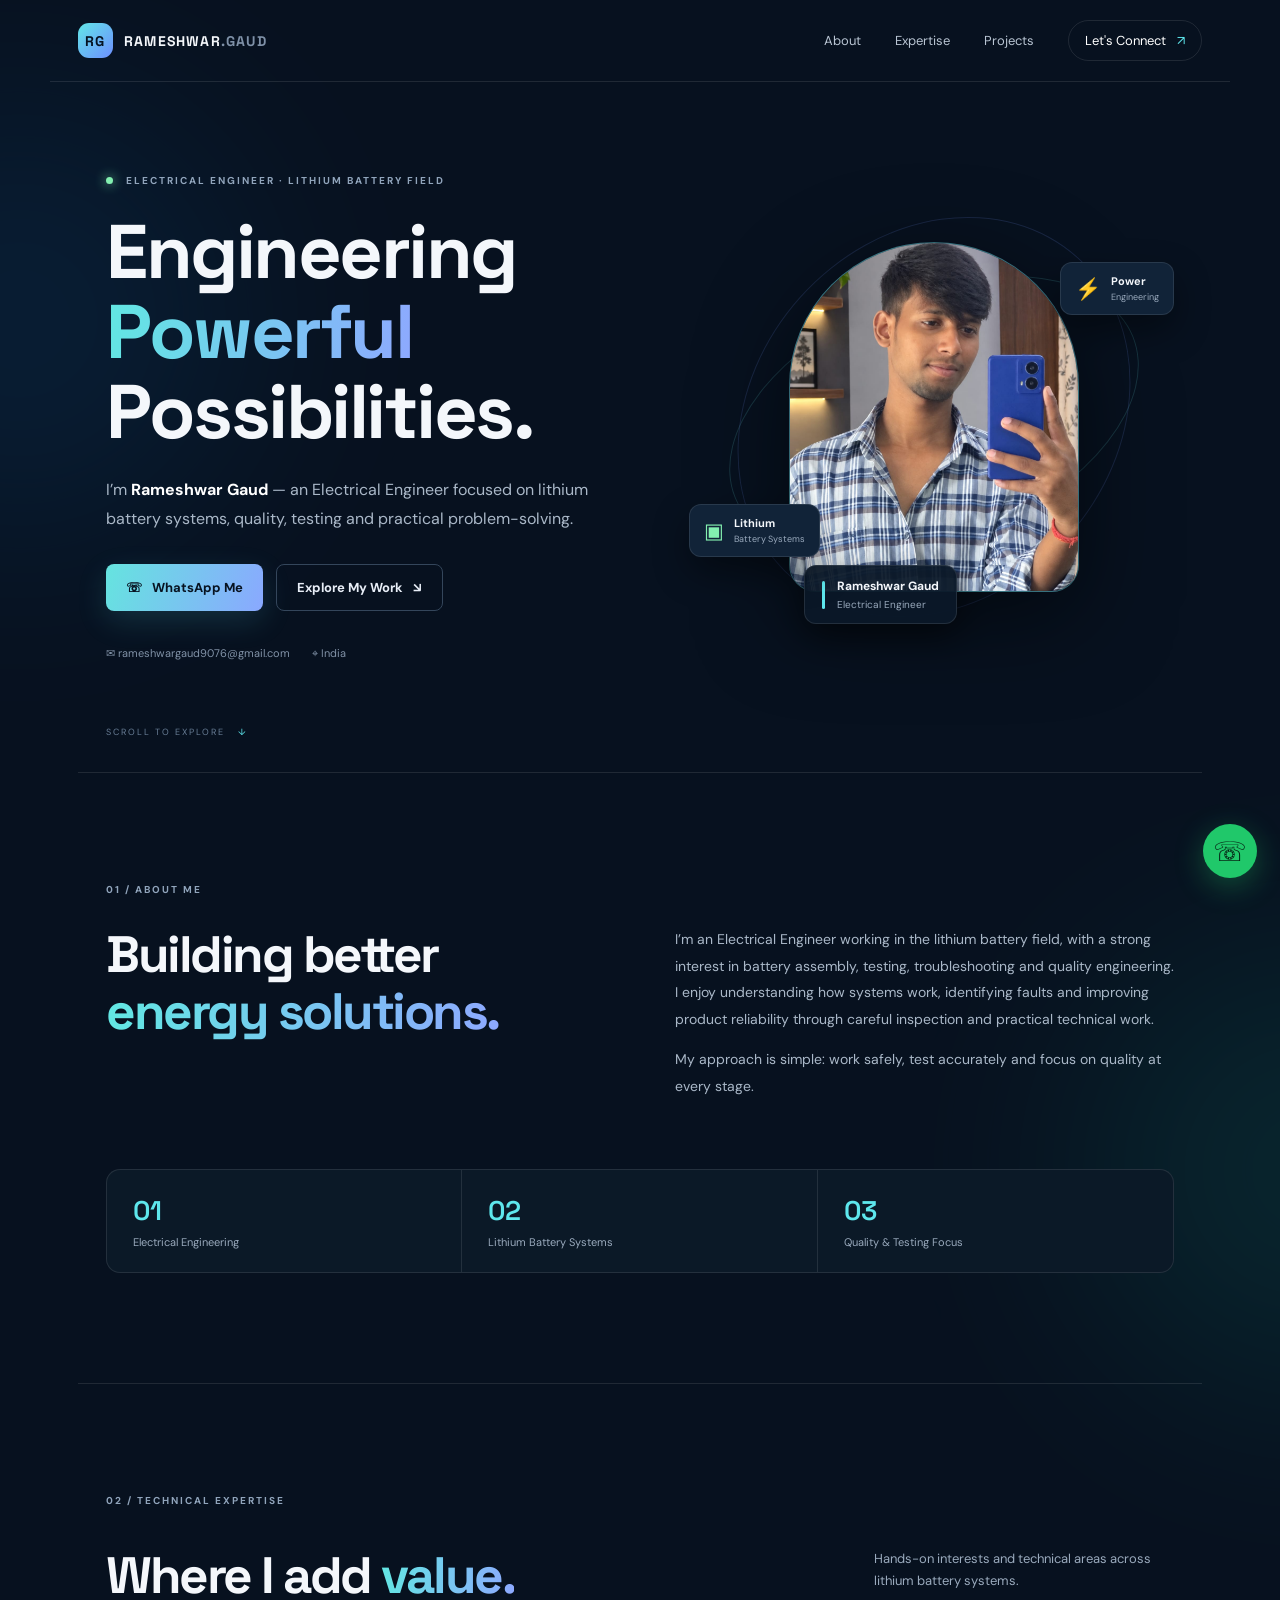
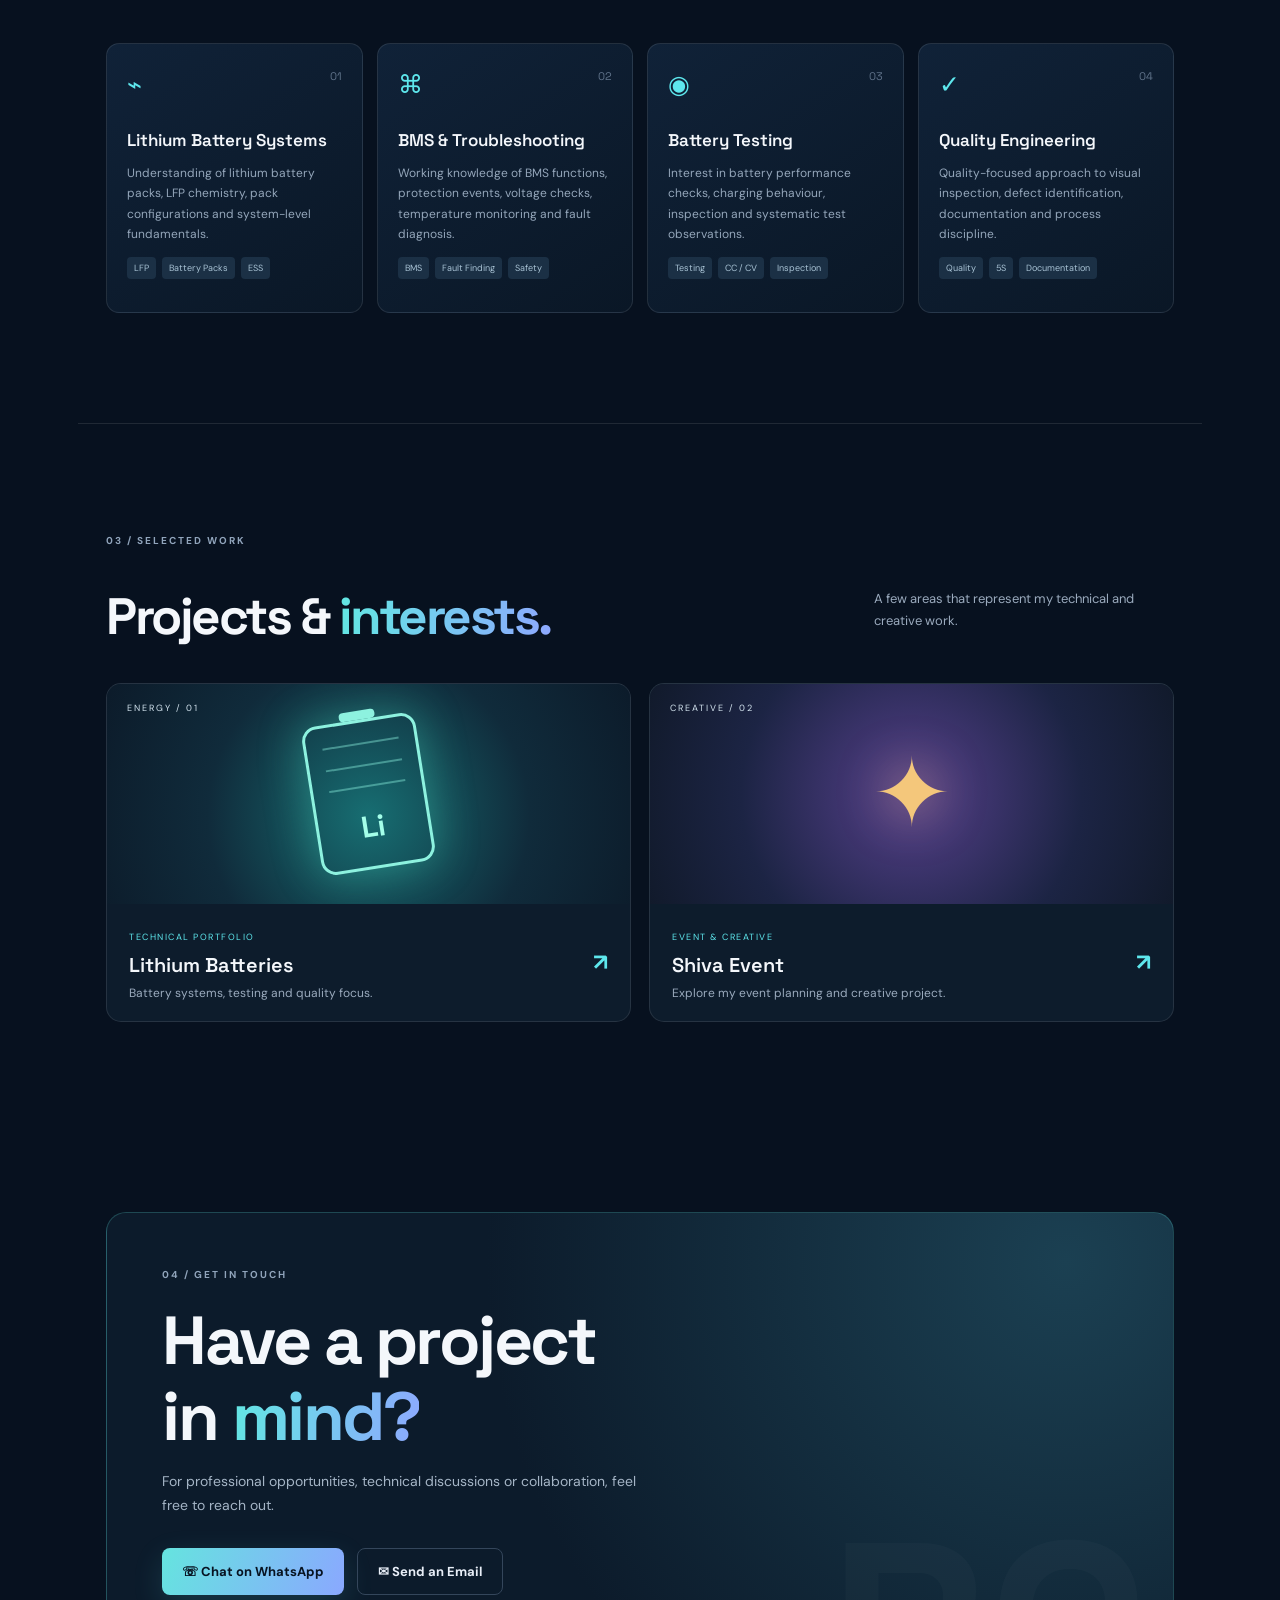
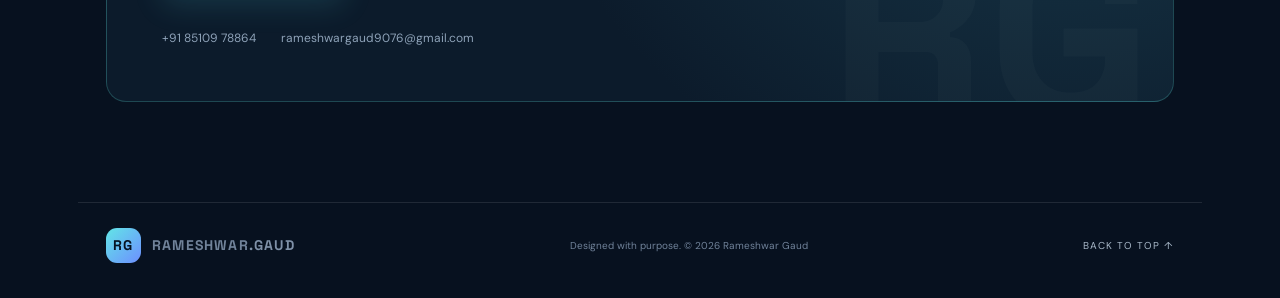
<file: Rameshwar_Gaud_Professional_Portfolio/index.html>
<!DOCTYPE html>
<html lang="en">
<head>
  <meta charset="UTF-8">
  <meta name="viewport" content="width=device-width, initial-scale=1.0">
  <meta name="theme-color" content="#07111f">
  <meta name="description" content="Rameshwar Gaud — Electrical Engineer and Lithium Battery Quality Engineer. Battery testing, LFP systems, BMS and quality inspection.">
  <title>Rameshwar Gaud | Electrical & Lithium Battery Engineer</title>
  <link rel="preconnect" href="https://fonts.googleapis.com">
  <link rel="preconnect" href="https://fonts.gstatic.com" crossorigin>
  <link href="https://fonts.googleapis.com/css2?family=DM+Sans:wght@400;500;600;700&family=Space+Grotesk:wght@400;500;600;700&display=swap" rel="stylesheet">
  <link rel="stylesheet" href="style.css">
</head>
<body>
  <div class="ambient ambient-one"></div><div class="ambient ambient-two"></div>
  <header class="site-header">
    <a class="brand" href="#home"><span class="brand-mark">RG</span><span>RAMESHWAR<span class="brand-muted">.GAUD</span></span></a>
    <button class="menu-toggle" id="menuToggle" aria-label="Open navigation">☰</button>
    <nav id="nav">
      <a href="#about">About</a><a href="#expertise">Expertise</a><a href="#work">Projects</a>
      <a href="#contact" class="nav-cta">Let's Connect <span>↗</span></a>
    </nav>
  </header>

  <main>
    <section class="hero section" id="home">
      <div class="hero-copy reveal">
        <div class="eyebrow"><span class="live-dot"></span> ELECTRICAL ENGINEER · LITHIUM BATTERY FIELD</div>
        <h1>Engineering<br><span class="gradient-text">Powerful</span> Possibilities.</h1>
        <p class="hero-intro">I’m <strong>Rameshwar Gaud</strong> — an Electrical Engineer focused on lithium battery systems, quality, testing and practical problem-solving.</p>
        <div class="hero-actions">
          <a class="btn btn-primary" href="https://wa.me/918510978864?text=Hello%20Rameshwar%2C%20I%20visited%20your%20portfolio." target="_blank" rel="noopener"> <span>☏</span> WhatsApp Me</a>
          <a class="btn btn-outline" href="#work">Explore My Work <span>↘</span></a>
        </div>
        <div class="hero-meta"><span>✉ rameshwargaud9076@gmail.com</span><span>⌖ India</span></div>
      </div>
      <div class="hero-visual reveal">
        <div class="orbit orbit-a"></div><div class="orbit orbit-b"></div>
        <div class="photo-frame"><img src="dp.png" alt="Rameshwar Gaud profile photo" onerror="this.style.display='none';this.nextElementSibling.style.display='grid'"><div class="photo-fallback">RG</div></div>
        <div class="photo-caption"><span class="caption-line"></span><div><strong>Rameshwar Gaud</strong><small>Electrical Engineer</small></div></div>
        <div class="floating-chip chip-top"><span class="chip-icon">⚡</span><span><b>Power</b><small>Engineering</small></span></div>
        <div class="floating-chip chip-bottom"><span class="chip-icon green">▣</span><span><b>Lithium</b><small>Battery Systems</small></span></div>
      </div>
      <a class="scroll-hint" href="#about">SCROLL TO EXPLORE <span>↓</span></a>
    </section>

    <section class="section about-section" id="about">
      <div class="section-kicker">01 / ABOUT ME</div>
      <div class="about-grid">
        <div><h2>Building better<br><span class="gradient-text">energy solutions.</span></h2></div>
        <div class="about-copy"><p>I’m an Electrical Engineer working in the lithium battery field, with a strong interest in battery assembly, testing, troubleshooting and quality engineering. I enjoy understanding how systems work, identifying faults and improving product reliability through careful inspection and practical technical work.</p><p>My approach is simple: work safely, test accurately and focus on quality at every stage.</p></div>
      </div>
      <div class="stats-row"><div><strong>01</strong><span>Electrical Engineering</span></div><div><strong>02</strong><span>Lithium Battery Systems</span></div><div><strong>03</strong><span>Quality & Testing Focus</span></div></div>
    </section>

    <section class="section expertise-section" id="expertise">
      <div class="section-kicker">02 / TECHNICAL EXPERTISE</div>
      <div class="section-heading"><h2>Where I add <span class="gradient-text">value.</span></h2><p>Hands-on interests and technical areas across lithium battery systems.</p></div>
      <div class="expertise-grid">
        <article class="expertise-card"><div class="card-icon">⌁</div><span class="card-no">01</span><h3>Lithium Battery Systems</h3><p>Understanding of lithium battery packs, LFP chemistry, pack configurations and system-level fundamentals.</p><div class="tags"><span>LFP</span><span>Battery Packs</span><span>ESS</span></div></article>
        <article class="expertise-card"><div class="card-icon">⌘</div><span class="card-no">02</span><h3>BMS & Troubleshooting</h3><p>Working knowledge of BMS functions, protection events, voltage checks, temperature monitoring and fault diagnosis.</p><div class="tags"><span>BMS</span><span>Fault Finding</span><span>Safety</span></div></article>
        <article class="expertise-card"><div class="card-icon">◉</div><span class="card-no">03</span><h3>Battery Testing</h3><p>Interest in battery performance checks, charging behaviour, inspection and systematic test observations.</p><div class="tags"><span>Testing</span><span>CC / CV</span><span>Inspection</span></div></article>
        <article class="expertise-card"><div class="card-icon">✓</div><span class="card-no">04</span><h3>Quality Engineering</h3><p>Quality-focused approach to visual inspection, defect identification, documentation and process discipline.</p><div class="tags"><span>Quality</span><span>5S</span><span>Documentation</span></div></article>
      </div>
    </section>

    <section class="section work-section" id="work">
      <div class="section-kicker">03 / SELECTED WORK</div>
      <div class="section-heading"><h2>Projects & <span class="gradient-text">interests.</span></h2><p>A few areas that represent my technical and creative work.</p></div>
      <div class="project-grid">
        <a class="project-card battery-project" href="lithium-batteries.html"><div class="project-art battery-art"><div class="battery-shape"><i></i><i></i><i></i><b>Li</b></div><span class="art-label">ENERGY / 01</span></div><div class="project-info"><div><span>TECHNICAL PORTFOLIO</span><h3>Lithium Batteries</h3><p>Battery systems, testing and quality focus.</p></div><b class="arrow">↗</b></div></a>
        <a class="project-card event-project" href="https://shivaevent.vercel.app" target="_blank" rel="noopener"><div class="project-art event-art"><div class="event-rings">✦</div><span class="art-label">CREATIVE / 02</span></div><div class="project-info"><div><span>EVENT & CREATIVE</span><h3>Shiva Event</h3><p>Explore my event planning and creative project.</p></div><b class="arrow">↗</b></div></a>
      </div>
    </section>

    <section class="section contact-section" id="contact">
      <div class="contact-panel"><div class="section-kicker">04 / GET IN TOUCH</div><h2>Have a project<br>in <span class="gradient-text">mind?</span></h2><p>For professional opportunities, technical discussions or collaboration, feel free to reach out.</p>
        <div class="contact-actions"><a class="btn btn-primary" href="https://wa.me/918510978864?text=Hello%20Rameshwar%2C%20I%20would%20like%20to%20connect." target="_blank" rel="noopener">☏ Chat on WhatsApp</a><a class="btn btn-outline" href="mailto:rameshwargaud9076@gmail.com">✉ Send an Email</a></div>
        <div class="contact-details"><a href="tel:+918510978864">+91 85109 78864</a><a href="mailto:rameshwargaud9076@gmail.com">rameshwargaud9076@gmail.com</a></div>
      </div>
    </section>
  </main>
  <footer><a class="brand" href="#home"><span class="brand-mark">RG</span><span>RAMESHWAR<span class="brand-muted">.GAUD</span></span></a><span>Designed with purpose. © <span id="year"></span> Rameshwar Gaud</span><a href="#home" class="back-top">BACK TO TOP ↑</a></footer>
  <a class="whatsapp-float" href="https://wa.me/918510978864?text=Hello%20Rameshwar" target="_blank" rel="noopener" aria-label="Chat on WhatsApp">☏</a>
  <script src="script.js"></script>
</body>
</html>
</file>
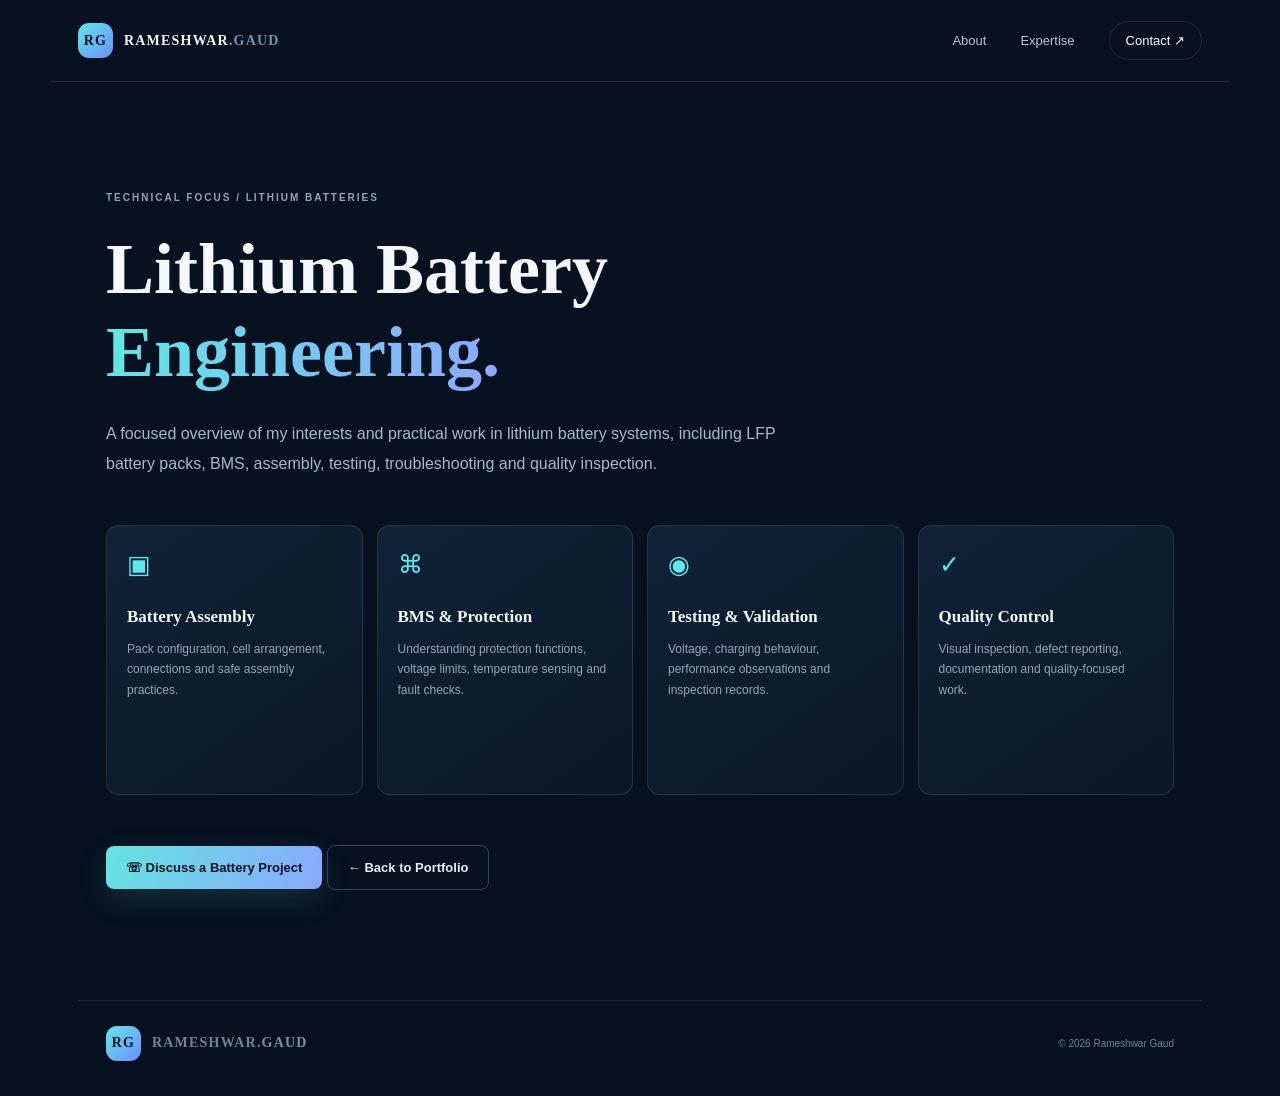
<file: Rameshwar_Gaud_Professional_Portfolio/lithium-batteries.html>
<!DOCTYPE html><html lang="en"><head><meta charset="UTF-8"><meta name="viewport" content="width=device-width, initial-scale=1.0"><title>Lithium Batteries | Rameshwar Gaud</title><link rel="stylesheet" href="style.css"></head><body><header class="site-header"><a class="brand" href="index.html"><span class="brand-mark">RG</span><span>RAMESHWAR<span class="brand-muted">.GAUD</span></span></a><nav><a href="index.html#about">About</a><a href="index.html#expertise">Expertise</a><a href="index.html#contact" class="nav-cta">Contact ↗</a></nav></header><main class="section"><div class="section-kicker">TECHNICAL FOCUS / LITHIUM BATTERIES</div><h1 style="font:700 clamp(42px,7vw,72px) 'Space Grotesk';margin:25px 0">Lithium Battery<br><span class="gradient-text">Engineering.</span></h1><p style="max-width:700px;color:#aab8c8;line-height:1.9">A focused overview of my interests and practical work in lithium battery systems, including LFP battery packs, BMS, assembly, testing, troubleshooting and quality inspection.</p><div class="expertise-grid" style="margin-top:45px"><article class="expertise-card"><div class="card-icon">▣</div><h3>Battery Assembly</h3><p>Pack configuration, cell arrangement, connections and safe assembly practices.</p></article><article class="expertise-card"><div class="card-icon">⌘</div><h3>BMS & Protection</h3><p>Understanding protection functions, voltage limits, temperature sensing and fault checks.</p></article><article class="expertise-card"><div class="card-icon">◉</div><h3>Testing & Validation</h3><p>Voltage, charging behaviour, performance observations and inspection records.</p></article><article class="expertise-card"><div class="card-icon">✓</div><h3>Quality Control</h3><p>Visual inspection, defect reporting, documentation and quality-focused work.</p></article></div><div style="margin-top:50px"><a class="btn btn-primary" href="https://wa.me/918510978864?text=Hello%20Rameshwar%2C%20I%20want%20to%20discuss%20lithium%20battery%20work." target="_blank">☏ Discuss a Battery Project</a> <a class="btn btn-outline" href="index.html">← Back to Portfolio</a></div></main><footer><a class="brand" href="index.html"><span class="brand-mark">RG</span><span>RAMESHWAR<span class="brand-muted">.GAUD</span></span></a><span>© <span id="year"></span> Rameshwar Gaud</span></footer><script>document.getElementById("year").textContent=new Date().getFullYear()</script></body></html>
</file>
<file: Rameshwar_Gaud_Professional_Portfolio/style.css>
:root{--bg:#07111f;--panel:#0d1b2c;--text:#f4f7fb;--muted:#9aaabd;--line:rgba(255,255,255,.1);--cyan:#5ee7ed;--blue:#719cff;--green:#83f0b0}*{box-sizing:border-box}html{scroll-behavior:smooth}body{margin:0;background:var(--bg);color:var(--text);font-family:"DM Sans",sans-serif;overflow-x:hidden}a{color:inherit;text-decoration:none}.ambient{position:absolute;width:440px;height:440px;border-radius:50%;filter:blur(110px);opacity:.12;pointer-events:none}.ambient-one{background:#147bce;top:100px;left:-200px}.ambient-two{background:#13b99a;top:950px;right:-250px}.site-header{height:82px;max-width:1180px;margin:auto;padding:0 28px;display:flex;align-items:center;justify-content:space-between;border-bottom:1px solid var(--line);position:relative;z-index:5}.brand{display:flex;align-items:center;gap:11px;font:700 14px "Space Grotesk";letter-spacing:1.2px}.brand-mark{width:35px;height:35px;border-radius:11px;display:grid;place-items:center;background:linear-gradient(135deg,#62e6e7,#6d8fff);color:#061322;font-weight:700}.brand-muted{color:#7f91a8}.site-header nav{display:flex;align-items:center;gap:34px;color:#b9c5d3;font-size:13px}.site-header nav a:hover{color:var(--cyan)}.nav-cta{padding:11px 16px;border:1px solid var(--line);border-radius:30px;color:white}.nav-cta span{color:var(--cyan);margin-left:8px}.menu-toggle{display:none;background:none;border:0;color:white;font-size:25px}.section{max-width:1124px;margin:auto;padding:110px 28px;position:relative}.hero{min-height:690px;display:grid;grid-template-columns:1.1fr .9fr;align-items:center;padding-top:80px;padding-bottom:100px}.eyebrow,.section-kicker{font-size:10px;letter-spacing:2px;color:#91a5bc;font-weight:700}.live-dot{display:inline-block;width:7px;height:7px;border-radius:50%;background:var(--green);box-shadow:0 0 12px var(--green);margin-right:9px}.hero h1,h2{font-family:"Space Grotesk";letter-spacing:-2.5px}.hero h1{font-size:clamp(48px,6vw,76px);line-height:1.05;margin:25px 0}.gradient-text{background:linear-gradient(100deg,#61e8e2,#8ea8ff);-webkit-background-clip:text;background-clip:text;color:transparent}.hero-intro{max-width:520px;color:#aab8c8;font-size:16px;line-height:1.8}.hero-intro strong{color:white}.hero-actions,.contact-actions{display:flex;gap:13px;flex-wrap:wrap;margin-top:30px}.btn{display:inline-flex;align-items:center;gap:10px;padding:14px 20px;border-radius:8px;font-size:13px;font-weight:700;transition:.25s}.btn:hover{transform:translateY(-3px)}.btn-primary{background:linear-gradient(110deg,#65e4df,#8aa8ff);color:#071321;box-shadow:0 10px 30px #4ecbd32a}.btn-outline{border:1px solid #34465b;color:#e8eef7}.btn-outline:hover{border-color:var(--cyan)}.hero-meta{display:flex;gap:22px;margin-top:35px;color:#8192a7;font-size:11px;flex-wrap:wrap}.hero-visual{height:440px;display:grid;place-items:center;position:relative}.photo-frame{width:290px;height:350px;border-radius:150px 150px 28px 28px;overflow:hidden;position:relative;z-index:2;border:1px solid #6de4e15c;background:linear-gradient(145deg,#1c4053,#14243a 55%,#0b1828);box-shadow:0 25px 90px #0008}.photo-frame img{width:100%;height:100%;object-fit:cover;object-position:center;position:absolute;inset:0}.photo-fallback{display:none;place-items:center;width:100%;height:100%;font:700 90px "Space Grotesk";color:#9cebe8;background:radial-gradient(circle at 50% 30%,#315c70,#0d1b2c 70%)}.orbit{position:absolute;border:1px solid #6ee5e52a;border-radius:50%;transform:rotate(-22deg)}.orbit-a{width:430px;height:250px}.orbit-b{width:360px;height:430px;transform:rotate(42deg);border-color:#779aff28}.photo-caption{position:absolute;z-index:3;bottom:13px;left:calc(50% - 130px);display:flex;gap:12px;align-items:center;background:#0b1929eF;border:1px solid var(--line);padding:12px 17px;border-radius:12px;box-shadow:0 12px 35px #0008}.photo-caption strong,.photo-caption small{display:block}.photo-caption strong{font-size:12px}.photo-caption small{font-size:10px;color:var(--muted);margin-top:4px}.caption-line{height:28px;width:3px;background:var(--cyan);border-radius:3px}.floating-chip{position:absolute;z-index:4;display:flex;gap:10px;align-items:center;padding:11px 14px;border-radius:12px;background:#112338;border:1px solid #ffffff19;box-shadow:0 15px 35px #0006}.chip-top{top:65px;right:0}.chip-bottom{bottom:80px;left:-4px}.chip-icon{font-size:21px;color:var(--cyan)}.chip-icon.green{color:var(--green)}.floating-chip b,.floating-chip small{display:block}.floating-chip b{font-size:11px}.floating-chip small{font-size:9px;color:var(--muted);margin-top:3px}.scroll-hint{position:absolute;bottom:34px;left:28px;color:#687d95;font-size:9px;letter-spacing:2px}.scroll-hint span{color:var(--cyan);margin-left:9px}.about-section{border-top:1px solid var(--line)}.about-grid{display:grid;grid-template-columns:1fr 1fr;gap:70px;margin-top:30px}.about-grid h2,.section-heading h2,.contact-panel h2{font-size:clamp(36px,4vw,52px);line-height:1.12;margin:0}.about-copy{color:#aab8c8;font-size:14px;line-height:1.9}.about-copy p{margin:0 0 14px}.stats-row{display:grid;grid-template-columns:repeat(3,1fr);margin-top:55px;border:1px solid var(--line);border-radius:14px;background:#0b1927}.stats-row div{padding:23px 26px;border-right:1px solid var(--line)}.stats-row div:last-child{border:0}.stats-row strong,.stats-row span{display:block}.stats-row strong{font:600 27px "Space Grotesk";color:var(--cyan)}.stats-row span{font-size:11px;color:var(--muted);margin-top:7px}.expertise-section,.work-section{border-top:1px solid var(--line)}.section-heading{display:flex;justify-content:space-between;align-items:end;gap:30px;margin:28px 0 38px}.section-heading p{max-width:300px;color:var(--muted);font-size:13px;line-height:1.7}.expertise-grid{display:grid;grid-template-columns:repeat(4,1fr);gap:14px}.expertise-card{position:relative;padding:24px 20px 22px;background:linear-gradient(145deg,#102238,#0a1726);border:1px solid var(--line);border-radius:13px;min-height:270px;transition:.25s}.expertise-card:hover{transform:translateY(-6px);border-color:#65dcd65c}.card-icon{font-size:25px;color:var(--cyan);margin-bottom:28px}.card-no{position:absolute;right:20px;top:25px;color:#60738a;font:11px "Space Grotesk"}.expertise-card h3{font:600 17px "Space Grotesk";margin:0 0 12px}.expertise-card p{color:#94a6ba;font-size:12px;line-height:1.7;min-height:82px}.tags{display:flex;gap:6px;flex-wrap:wrap}.tags span{font-size:9px;padding:5px 7px;border-radius:4px;background:#1b3045;color:#a9c3d5}.project-grid{display:grid;grid-template-columns:1fr 1fr;gap:18px}.project-card{border:1px solid var(--line);border-radius:15px;overflow:hidden;background:#0d1c2c;transition:.25s}.project-card:hover{transform:translateY(-5px);border-color:#69dedb77}.project-art{height:220px;position:relative;display:grid;place-items:center;overflow:hidden}.battery-art{background:radial-gradient(circle at 50% 60%,#176e72,#102b3b 55%,#0c1b2a)}.battery-shape{width:115px;height:150px;border:3px solid #8df2df;border-radius:15px;display:flex;flex-direction:column;justify-content:space-evenly;align-items:center;box-shadow:0 0 45px #50e4c45c;transform:rotate(-9deg)}.battery-shape:before{content:"";width:36px;height:9px;background:#8df2df;position:absolute;top:-12px;border-radius:4px}.battery-shape i{height:2px;width:70%;background:#8df2df6b}.battery-shape b{font:700 30px "Space Grotesk";color:#a4ffe9}.event-art{background:radial-gradient(circle at center,#55408b,#1c2444 60%,#111a2b)}.event-rings{font-size:95px;color:#f4c77b;text-shadow:0 0 50px #ffc76b8c}.art-label{position:absolute;left:20px;top:18px;font-size:9px;letter-spacing:2px;color:#d4e4ef}.project-info{padding:20px 22px;display:flex;justify-content:space-between;align-items:center}.project-info span{font-size:9px;letter-spacing:1.5px;color:var(--cyan)}.project-info h3{font:600 20px "Space Grotesk";margin:7px 0}.project-info p{font-size:12px;color:var(--muted);margin:0}.arrow{font-size:23px;color:var(--cyan)}.contact-section{padding-top:80px;padding-bottom:100px}.contact-panel{border:1px solid #5ddbd53b;border-radius:20px;padding:55px;background:radial-gradient(circle at 90% 10%,#1b4052,#0c1b2b 55%);position:relative;overflow:hidden}.contact-panel:after{content:"RG";position:absolute;right:20px;bottom:-90px;font:700 250px "Space Grotesk";color:#ffffff06;pointer-events:none}.contact-panel h2{font-size:clamp(45px,6vw,68px);margin:22px 0 15px}.contact-panel>p{color:#a5b5c6;font-size:14px;max-width:480px;line-height:1.7}.contact-actions{position:relative;z-index:1}.contact-details{display:flex;gap:25px;flex-wrap:wrap;margin-top:35px;color:#8ea2b8;font-size:12px}.contact-details a:hover{color:var(--cyan)}footer{max-width:1124px;margin:auto;padding:25px 28px 35px;border-top:1px solid var(--line);display:flex;align-items:center;justify-content:space-between;gap:20px;color:#71839a;font-size:10px}.back-top{letter-spacing:1px;color:#a8b8c8}.whatsapp-float{position:fixed;right:23px;bottom:22px;width:54px;height:54px;border-radius:50%;display:grid;place-items:center;background:#20c86a;color:#062415;font-size:27px;z-index:10;box-shadow:0 8px 30px #20c86a55;transition:.2s}.whatsapp-float:hover{transform:scale(1.08)}.reveal{animation:rise .8s both}@keyframes rise{from{opacity:0;transform:translateY(20px)}to{opacity:1;transform:translateY(0)}}@media(max-width:850px){.hero{grid-template-columns:1fr;gap:30px;padding-top:70px}.hero-visual{height:400px;max-width:520px;width:100%;margin:auto}.hero-copy{max-width:650px}.expertise-grid{grid-template-columns:repeat(2,1fr)}.about-grid{gap:30px}.section-heading{display:block}.section-heading p{margin-top:12px}}@media(max-width:600px){.site-header{height:70px;padding:0 20px}.menu-toggle{display:block}.site-header nav{display:none;position:absolute;top:69px;left:0;right:0;padding:20px;background:#0b1928;flex-direction:column;gap:22px;border-bottom:1px solid var(--line)}.site-header nav.open{display:flex}.section{padding:75px 20px}.hero{padding-top:60px;min-height:auto;padding-bottom:90px}.hero h1{font-size:48px}.hero-intro{font-size:14px}.hero-visual{height:350px}.photo-frame{width:235px;height:290px}.orbit-a{width:320px;height:200px}.orbit-b{width:280px;height:350px}.chip-top{right:-2px;top:45px}.chip-bottom{left:-2px;bottom:55px}.photo-caption{left:calc(50% - 115px);bottom:0}.scroll-hint{left:20px;bottom:25px}.about-grid{grid-template-columns:1fr;gap:20px}.stats-row{grid-template-columns:1fr}.stats-row div{border-right:0;border-bottom:1px solid var(--line)}.stats-row div:last-child{border:0}.expertise-grid{grid-template-columns:1fr}.expertise-card{min-height:230px}.expertise-card p{min-height:0}.project-grid{grid-template-columns:1fr}.project-art{height:190px}.contact-panel{padding:32px 22px}.contact-details{flex-direction:column;gap:12px}footer{padding:24px 20px;flex-wrap:wrap}footer>span{order:3;width:100%}.whatsapp-float{right:15px;bottom:15px;width:50px;height:50px}}
</file>
